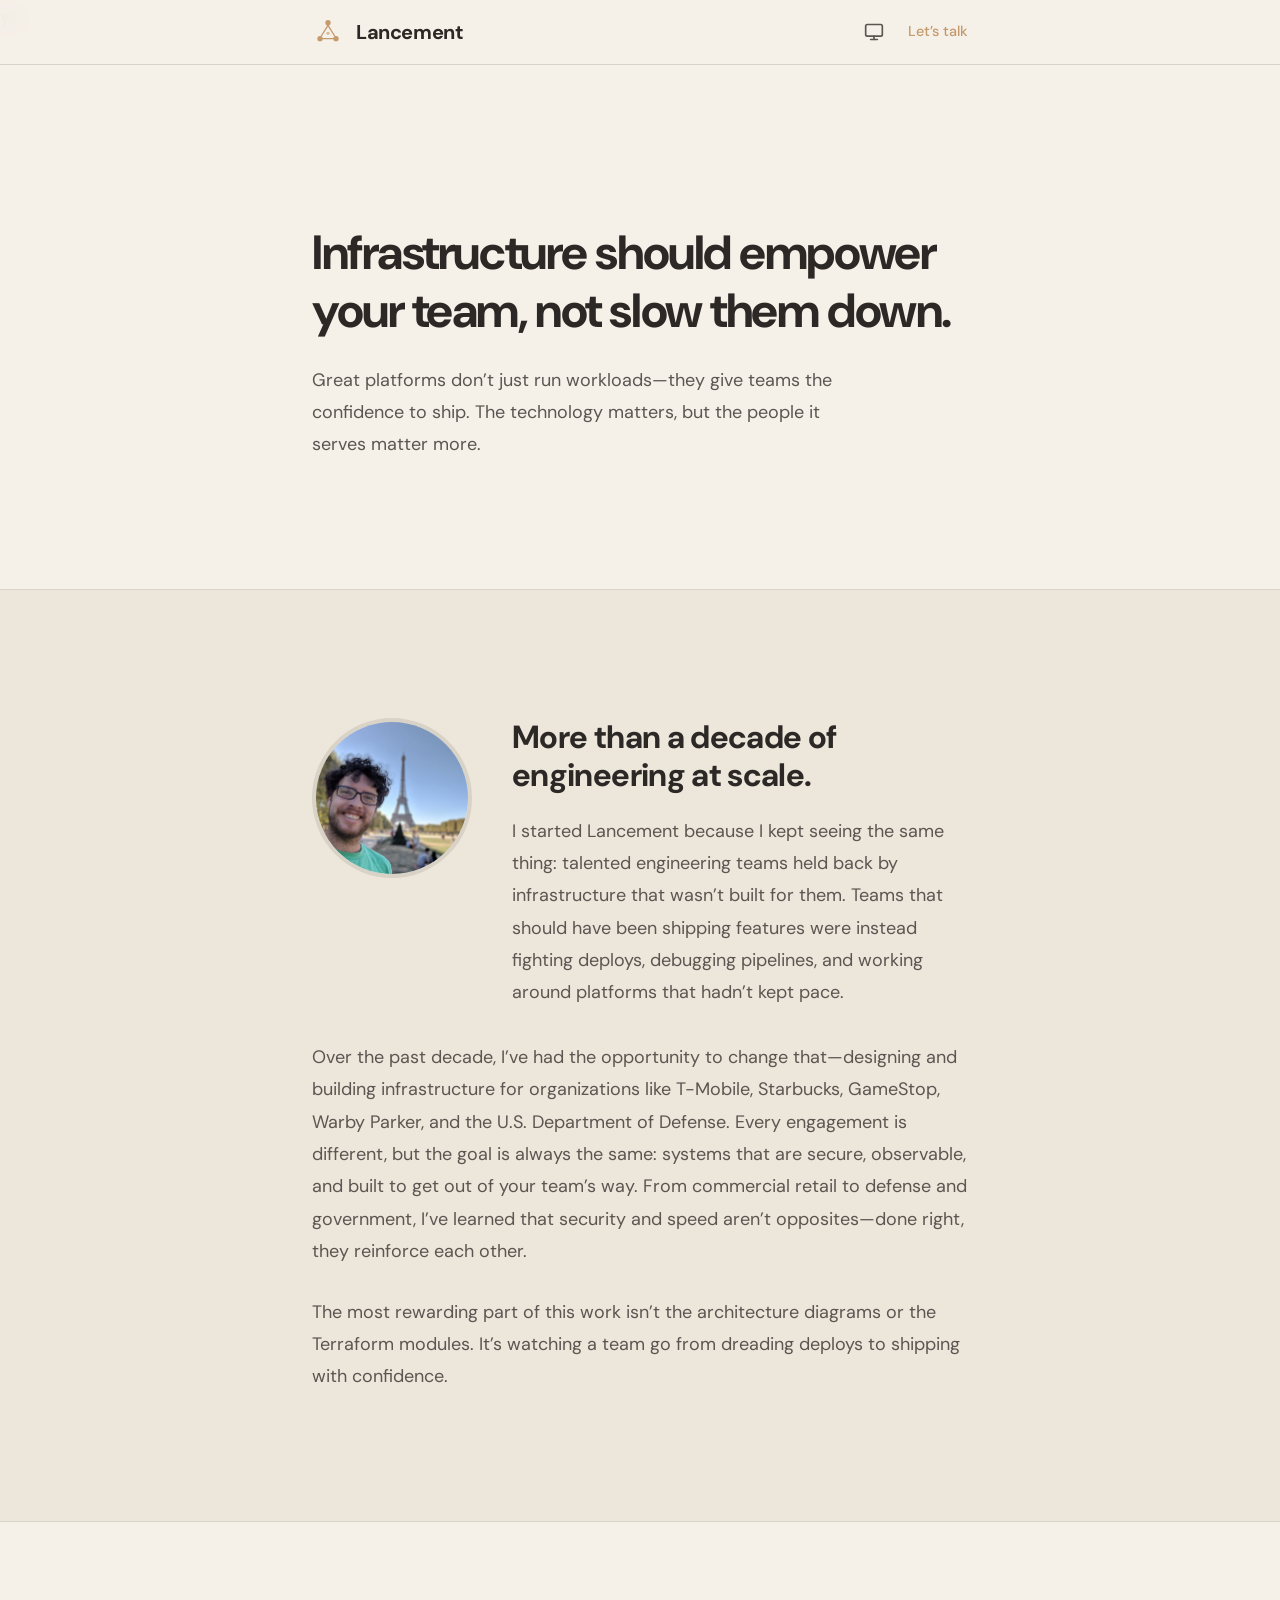
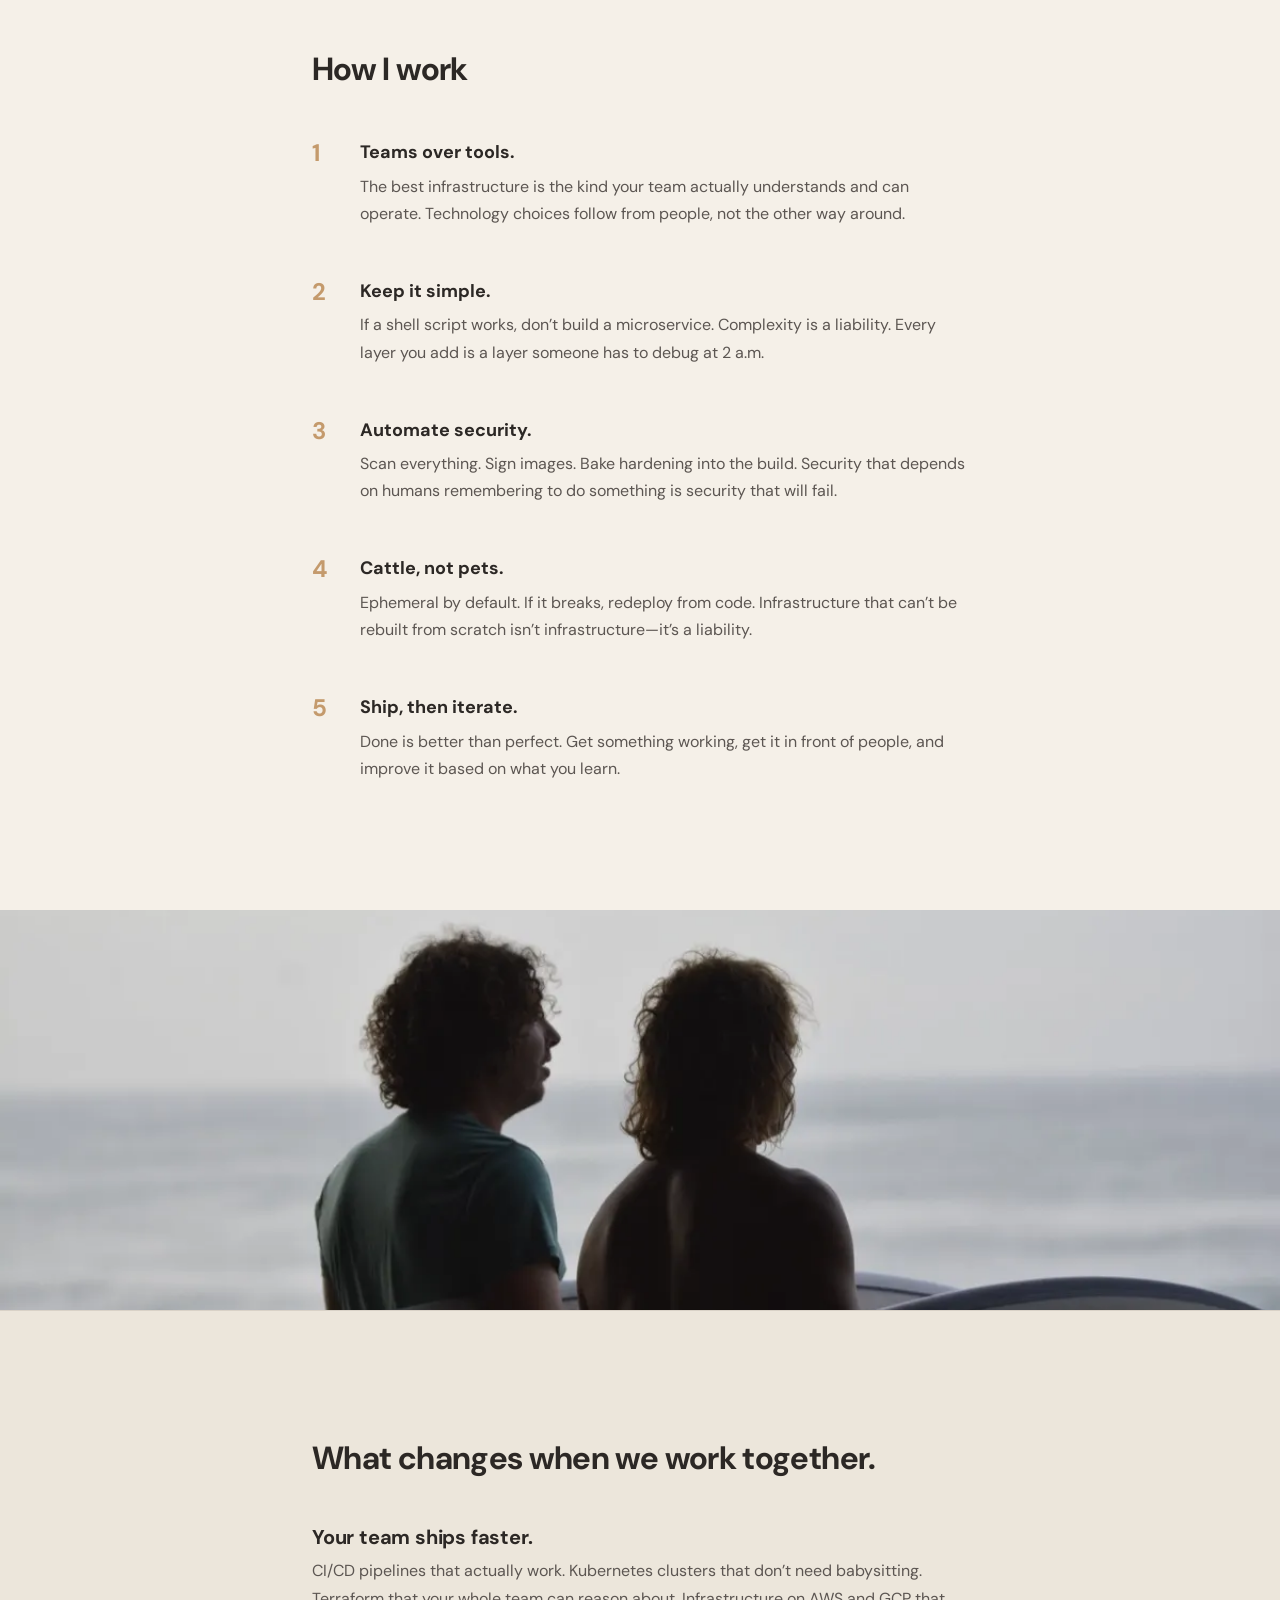
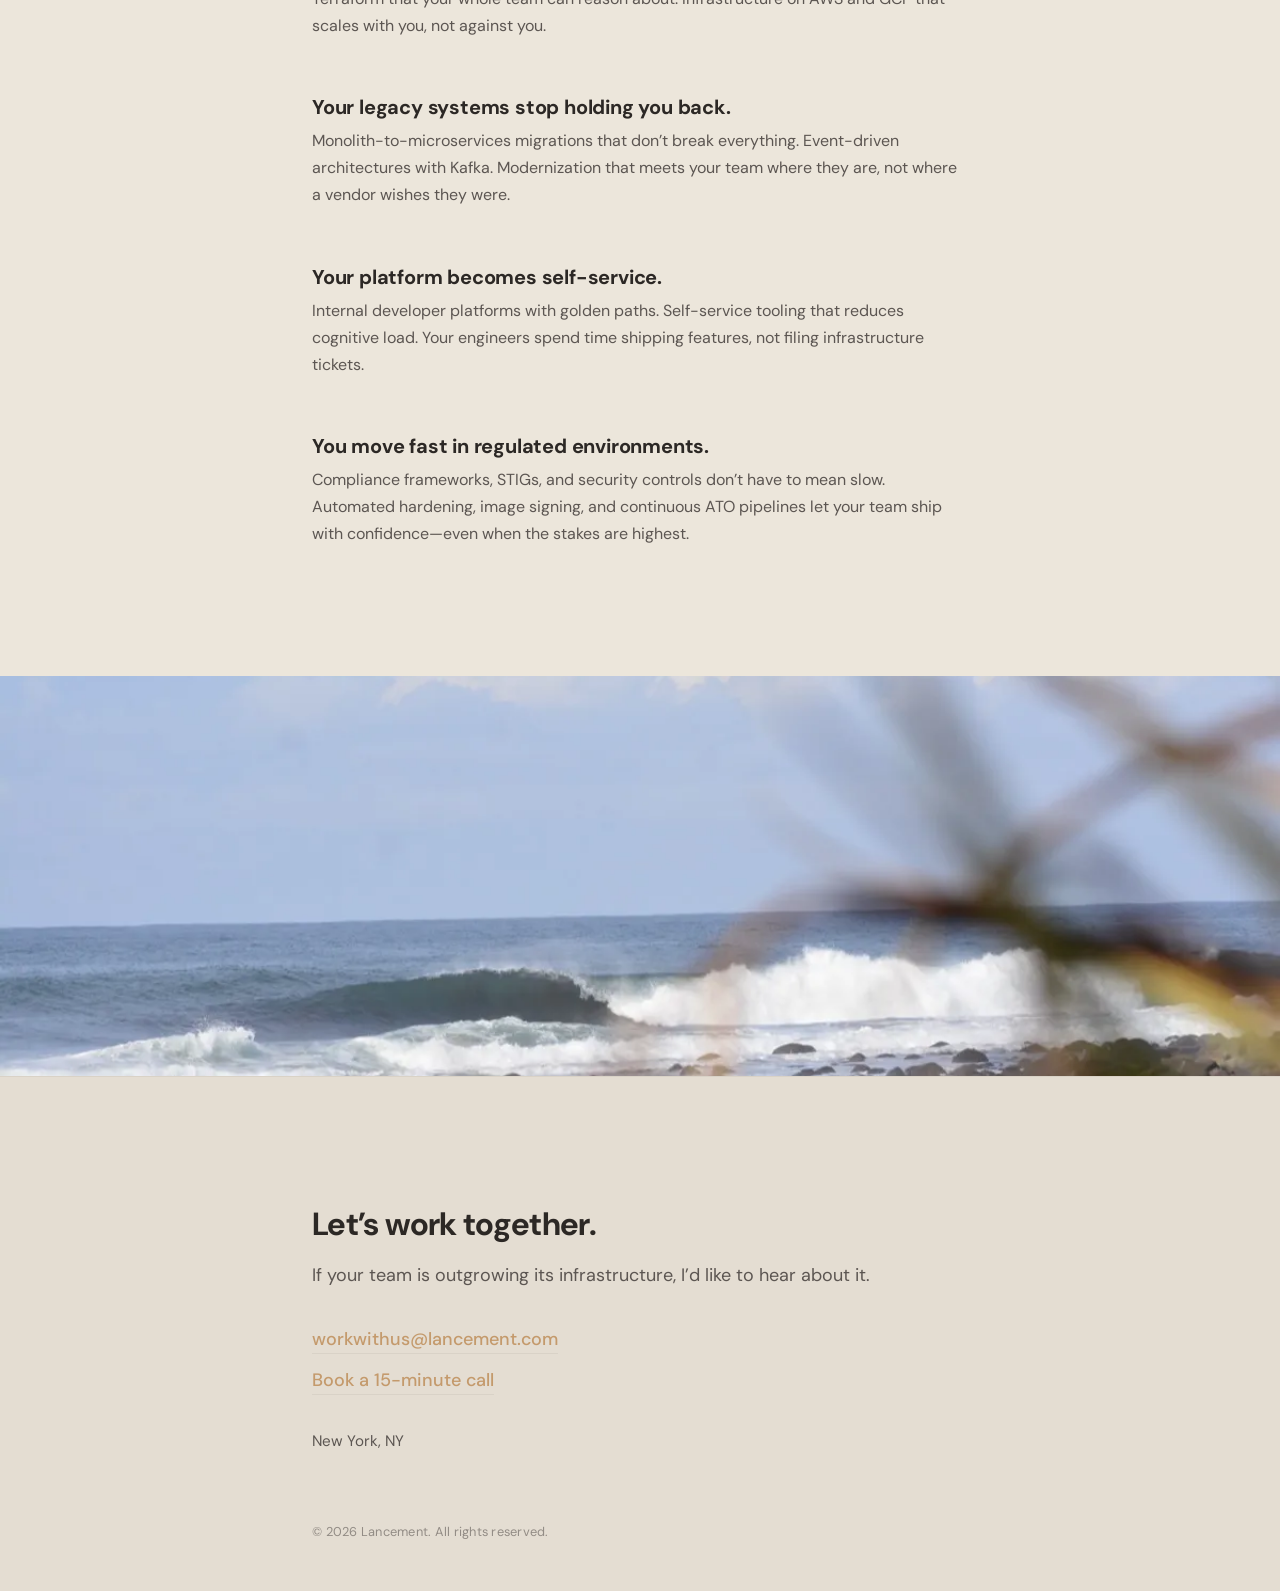
<file: index.html>
yo<!DOCTYPE html>
<html lang="en">
<head>
  <meta charset="UTF-8">
  <meta name="viewport" content="width=device-width, initial-scale=1.0">
  <title>Lancement | Platform Engineering for Teams That Ship</title>
  <meta name="description" content="Lancement helps engineering teams build infrastructure that empowers rather than slows down. Over a decade of platform engineering at scale.">
  <link rel="canonical" href="https://lancement.com/">
  <!-- Open Graph -->
  <meta property="og:type" content="website">
  <meta property="og:title" content="Lancement | Platform Engineering for Teams That Ship">
  <meta property="og:description" content="Lancement helps engineering teams build infrastructure that empowers rather than slows down. Over a decade of platform engineering at scale.">
  <meta property="og:url" content="https://lancement.com/">
  <meta property="og:site_name" content="Lancement">
  <meta property="og:image" content="https://lancement.com/images/og-image.png">
  <meta property="og:image:width" content="1200">
  <meta property="og:image:height" content="630">
  <!-- Twitter Card -->
  <meta name="twitter:card" content="summary_large_image">
  <meta name="twitter:title" content="Lancement | Platform Engineering for Teams That Ship">
  <meta name="twitter:description" content="Lancement helps engineering teams build infrastructure that empowers rather than slows down.">
  <meta name="twitter:image" content="https://lancement.com/images/og-image.png">
  <!-- Structured Data -->
  <script type="application/ld+json">
  {
    "@context": "https://schema.org",
    "@graph": [
      {
        "@type": "Organization",
        "name": "Lancement",
        "url": "https://lancement.com",
        "logo": "https://lancement.com/favicon.svg",
        "description": "Platform engineering consulting for teams that ship.",
        "contactPoint": {
          "@type": "ContactPoint",
          "contactType": "Sales",
          "email": "workwithus@lancement.com"
        },
        "address": {
          "@type": "PostalAddress",
          "addressLocality": "New York",
          "addressRegion": "NY",
          "addressCountry": "US"
        }
      },
      {
        "@type": "Person",
        "name": "Joachim Hill-Grannec",
        "jobTitle": "Founder",
        "image": "https://lancement.com/images/profile.webp",
        "url": "https://lancement.com",
        "worksFor": {
          "@type": "Organization",
          "name": "Lancement"
        }
      }
    ]
  }
  </script>
  <link rel="icon" href="favicon.svg" type="image/svg+xml">
  <link rel="preconnect" href="https://fonts.googleapis.com">
  <link rel="preconnect" href="https://fonts.gstatic.com" crossorigin>
  <link href="https://fonts.googleapis.com/css2?family=DM+Sans:wght@400;500;700&display=swap" rel="stylesheet">
  <link rel="stylesheet" href="css/style.css">
  <script>
    (function(){var t=localStorage.getItem('theme');if(t&&t!=='system'){document.documentElement.setAttribute('data-theme',t)}})();
  </script>
</head>
<body>

  <!-- Header -->
  <header class="site-header">
    <div class="container header-inner">
      <a href="#" class="logo" aria-label="Lancement home">
        <svg class="logo-icon" viewBox="0 0 48 48" fill="none" xmlns="http://www.w3.org/2000/svg" aria-hidden="true">
          <circle cx="24" cy="10" r="4" fill="currentColor"/>
          <circle cx="12" cy="34" r="4" fill="currentColor"/>
          <circle cx="36" cy="34" r="4" fill="currentColor"/>
          <line x1="24" y1="14" x2="14" y2="30" stroke="currentColor" stroke-width="2" stroke-linecap="round"/>
          <line x1="24" y1="14" x2="34" y2="30" stroke="currentColor" stroke-width="2" stroke-linecap="round"/>
          <line x1="16" y1="34" x2="32" y2="34" stroke="currentColor" stroke-width="2" stroke-linecap="round"/>
          <circle cx="24" cy="26" r="2.5" fill="currentColor" opacity="0.6"/>
        </svg>
        <span class="logo-text">Lancement</span>
      </a>
      <div class="nav-right">
        <button class="theme-toggle" aria-label="Toggle theme">
          <svg class="icon-sun" xmlns="http://www.w3.org/2000/svg" viewBox="0 0 24 24" fill="none" stroke="currentColor" stroke-width="2" stroke-linecap="round" stroke-linejoin="round"><circle cx="12" cy="12" r="5"/><line x1="12" y1="1" x2="12" y2="3"/><line x1="12" y1="21" x2="12" y2="23"/><line x1="4.22" y1="4.22" x2="5.64" y2="5.64"/><line x1="18.36" y1="18.36" x2="19.78" y2="19.78"/><line x1="1" y1="12" x2="3" y2="12"/><line x1="21" y1="12" x2="23" y2="12"/><line x1="4.22" y1="19.78" x2="5.64" y2="18.36"/><line x1="18.36" y1="5.64" x2="19.78" y2="4.22"/></svg>
          <svg class="icon-moon" xmlns="http://www.w3.org/2000/svg" viewBox="0 0 24 24" fill="none" stroke="currentColor" stroke-width="2" stroke-linecap="round" stroke-linejoin="round"><path d="M21 12.79A9 9 0 1 1 11.21 3 7 7 0 0 0 21 12.79z"/></svg>
          <svg class="icon-system" xmlns="http://www.w3.org/2000/svg" viewBox="0 0 24 24" fill="none" stroke="currentColor" stroke-width="2" stroke-linecap="round" stroke-linejoin="round"><rect x="2" y="3" width="20" height="14" rx="2" ry="2"/><line x1="8" y1="21" x2="16" y2="21"/><line x1="12" y1="17" x2="12" y2="21"/></svg>
        </button>
        <a href="#contact" class="nav-cta">Let&rsquo;s talk</a>
      </div>
    </div>
  </header>

  <!-- Opening Statement -->
  <section class="hero" id="hero">
    <div class="container">
      <h1 class="fade-in">Infrastructure should empower your team, not slow them down.</h1>
      <p class="hero-sub fade-in">Great platforms don&rsquo;t just run workloads&mdash;they give teams the confidence to ship. The technology matters, but the people it serves matter more.</p>
    </div>
  </section>

  <!-- About -->
  <section class="about" id="about">
    <div class="container">
      <div class="about-intro fade-in">
        <img src="images/profile.webp" alt="Joachim Hill-Grannec" class="about-photo" width="280" height="280">
        <div>
          <h2>More than a decade of engineering at scale.</h2>
          <p>I started Lancement because I kept seeing the same thing: talented engineering teams held back by infrastructure that wasn&rsquo;t built for them. Teams that should have been shipping features were instead fighting deploys, debugging pipelines, and working around platforms that hadn&rsquo;t kept pace.</p>
        </div>
      </div>
      <p class="fade-in">Over the past decade, I&rsquo;ve had the opportunity to change that&mdash;designing and building infrastructure for organizations like T-Mobile, Starbucks, GameStop, Warby Parker, and the U.S. Department of Defense. Every engagement is different, but the goal is always the same: systems that are secure, observable, and built to get out of your team&rsquo;s way. From commercial retail to defense and government, I&rsquo;ve learned that security and speed aren&rsquo;t opposites&mdash;done right, they reinforce each other.</p>
      <p class="fade-in">The most rewarding part of this work isn&rsquo;t the architecture diagrams or the Terraform modules. It&rsquo;s watching a team go from dreading deploys to shipping with confidence.</p>
    </div>
  </section>

  <!-- Principles -->
  <section class="principles" id="principles">
    <div class="container">
      <h2 class="fade-in">How I work</h2>
      <ol class="principles-list">
        <li class="fade-in">
          <span class="principle-number">1</span>
          <div>
            <strong>Teams over tools.</strong>
            <p>The best infrastructure is the kind your team actually understands and can operate. Technology choices follow from people, not the other way around.</p>
          </div>
        </li>
        <li class="fade-in">
          <span class="principle-number">2</span>
          <div>
            <strong>Keep it simple.</strong>
            <p>If a shell script works, don&rsquo;t build a microservice. Complexity is a liability. Every layer you add is a layer someone has to debug at 2 a.m.</p>
          </div>
        </li>
        <li class="fade-in">
          <span class="principle-number">3</span>
          <div>
            <strong>Automate security.</strong>
            <p>Scan everything. Sign images. Bake hardening into the build. Security that depends on humans remembering to do something is security that will fail.</p>
          </div>
        </li>
        <li class="fade-in">
          <span class="principle-number">4</span>
          <div>
            <strong>Cattle, not pets.</strong>
            <p>Ephemeral by default. If it breaks, redeploy from code. Infrastructure that can&rsquo;t be rebuilt from scratch isn&rsquo;t infrastructure&mdash;it&rsquo;s a liability.</p>
          </div>
        </li>
        <li class="fade-in">
          <span class="principle-number">5</span>
          <div>
            <strong>Ship, then iterate.</strong>
            <p>Done is better than perfect. Get something working, get it in front of people, and improve it based on what you learn.</p>
          </div>
        </li>
      </ol>
    </div>
  </section>

  <!-- Photo break -->
  <div class="photo-break fade-in">
    <img src="images/portfolio-2.webp" alt="Surfers watching the waves in Central America" loading="lazy">
  </div>

  <!-- Services -->
  <section class="services" id="services">
    <div class="container">
      <h2 class="fade-in">What changes when we work together.</h2>
      <div class="outcomes">
        <div class="outcome fade-in">
          <h3>Your team ships faster.</h3>
          <p>CI/CD pipelines that actually work. Kubernetes clusters that don&rsquo;t need babysitting. Terraform that your whole team can reason about. Infrastructure on AWS and GCP that scales with you, not against you.</p>
        </div>
        <div class="outcome fade-in">
          <h3>Your legacy systems stop holding you back.</h3>
          <p>Monolith-to-microservices migrations that don&rsquo;t break everything. Event-driven architectures with Kafka. Modernization that meets your team where they are, not where a vendor wishes they were.</p>
        </div>
        <div class="outcome fade-in">
          <h3>Your platform becomes self-service.</h3>
          <p>Internal developer platforms with golden paths. Self-service tooling that reduces cognitive load. Your engineers spend time shipping features, not filing infrastructure tickets.</p>
        </div>
        <div class="outcome fade-in">
          <h3>You move fast in regulated environments.</h3>
          <p>Compliance frameworks, STIGs, and security controls don&rsquo;t have to mean slow. Automated hardening, image signing, and continuous ATO pipelines let your team ship with confidence&mdash;even when the stakes are highest.</p>
        </div>
      </div>
    </div>
  </section>

  <!-- Photo break -->
  <div class="photo-break fade-in">
    <img src="images/portfolio-3.webp" alt="Waves breaking on the coast" loading="lazy">
  </div>

  <!-- Contact -->
  <footer class="site-footer" id="contact">
    <div class="container footer-content">
      <h2 class="fade-in">Let&rsquo;s work together.</h2>
      <p class="contact-intro fade-in">If your team is outgrowing its infrastructure, I&rsquo;d like to hear about it.</p>
      <div class="contact-links fade-in">
        <p class="contact-email"><a href="mailto:workwithus@lancement.com">workwithus@lancement.com</a></p>
        <p class="contact-calendar"><a href="https://cal.com/josmo/15min" target="_blank" rel="noopener">Book a 15-minute call</a></p>
      </div>
      <p class="contact-location fade-in">New York, NY</p>
      <p class="copyright">&copy; 2026 Lancement. All rights reserved.</p>
    </div>
  </footer>

  <script src="js/app.js"></script>
</body>
</html>
</file>
<file: css/style.css>
/* ===========================
   Lancement — The Practitioner's Letter
   =========================== */

:root {
  --color-bg: #f5f0e8;
  --color-bg-alt: #ece6db;
  --color-bg-deep: #e4ddd2;
  --color-text: #2c2825;
  --color-text-secondary: #5c5652;
  --color-accent: #c49a6c;
  --color-accent-hover: #a87d4f;
  --color-divider: #d9d2c7;
  --font-main: 'DM Sans', -apple-system, BlinkMacSystemFont, 'Segoe UI', sans-serif;
  --max-width: 720px;
}

/* Dark theme */
[data-theme="dark"] {
  --header-bg: rgba(26, 24, 22, 0.95);
  --color-bg: #1a1816;
  --color-bg-alt: #211f1c;
  --color-bg-deep: #151311;
  --color-text: #e8e2d9;
  --color-text-secondary: #9a9490;
  --color-accent: #d4a87a;
  --color-accent-hover: #e0b98e;
  --color-divider: #2e2a27;
}

@media (prefers-color-scheme: dark) {
  :root:not([data-theme="light"]) {
    --header-bg: rgba(26, 24, 22, 0.95);
    --color-bg: #1a1816;
    --color-bg-alt: #211f1c;
    --color-bg-deep: #151311;
    --color-text: #e8e2d9;
    --color-text-secondary: #9a9490;
    --color-accent: #d4a87a;
    --color-accent-hover: #e0b98e;
    --color-divider: #2e2a27;
  }
}

/* Reset */
*, *::before, *::after { box-sizing: border-box; margin: 0; padding: 0; }
html { scroll-behavior: smooth; }
body {
  font-family: var(--font-main);
  font-size: 1.125rem;
  line-height: 1.8;
  color: var(--color-text);
  background: var(--color-bg);
  -webkit-font-smoothing: antialiased;
  -moz-osx-font-smoothing: grayscale;
}
a { color: inherit; text-decoration: none; }
h1, h2, h3 {
  font-family: var(--font-main);
  line-height: 1.2;
  font-weight: 700;
}

/* Layout */
.container {
  max-width: var(--max-width);
  margin: 0 auto;
  padding: 0 2rem;
}

/* ===========================
   Header
   =========================== */
.site-header {
  position: fixed;
  top: 0;
  left: 0;
  right: 0;
  z-index: 100;
  background: var(--header-bg, rgba(245, 240, 232, 0.95));
  backdrop-filter: blur(8px);
  -webkit-backdrop-filter: blur(8px);
  border-bottom: 1px solid var(--color-divider);
}

.header-inner {
  display: flex;
  align-items: center;
  justify-content: space-between;
  height: 64px;
}

.logo {
  display: flex;
  align-items: center;
  gap: 0.75rem;
}

.logo-icon {
  width: 32px;
  height: 32px;
  color: var(--color-accent);
}

.logo-text {
  font-family: var(--font-main);
  font-size: 1.25rem;
  font-weight: 700;
  letter-spacing: -0.02em;
  color: var(--color-text);
}

.nav-cta {
  font-size: 0.9rem;
  font-weight: 500;
  color: var(--color-accent);
  transition: color 0.25s;
}

.nav-cta:hover {
  color: var(--color-accent-hover);
}

.nav-right {
  display: flex;
  align-items: center;
  gap: 1.25rem;
}

.theme-toggle {
  background: none;
  border: none;
  cursor: pointer;
  padding: 0.25rem;
  color: var(--color-text-secondary);
  transition: color 0.25s;
  display: flex;
  align-items: center;
}

.theme-toggle:hover {
  color: var(--color-accent);
}

.theme-toggle svg {
  width: 20px;
  height: 20px;
}

.theme-toggle .icon-moon,
.theme-toggle .icon-sun,
.theme-toggle .icon-system { display: none; }

[data-theme="dark"] .theme-toggle .icon-sun { display: block; }
[data-theme="light"] .theme-toggle .icon-moon { display: block; }
:root:not([data-theme]) .theme-toggle .icon-system { display: block; }

/* ===========================
   Hero / Opening Statement
   =========================== */
.hero {
  padding: 12rem 0 8rem;
  background: var(--color-bg);
}

.hero h1 {
  font-size: clamp(2rem, 5vw, 3rem);
  letter-spacing: -0.03em;
  margin-bottom: 1.5rem;
  max-width: 640px;
}

.hero-sub {
  font-size: 1.125rem;
  color: var(--color-text-secondary);
  max-width: 560px;
  line-height: 1.8;
}

/* ===========================
   About
   =========================== */
.about {
  padding: 8rem 0;
  background: var(--color-bg-alt);
  border-top: 1px solid var(--color-divider);
}

.about-intro {
  display: flex;
  gap: 2.5rem;
  align-items: flex-start;
  margin-bottom: 2rem;
}

.about-photo {
  width: 160px;
  height: 160px;
  border-radius: 50%;
  object-fit: cover;
  flex-shrink: 0;
  border: 4px solid var(--color-divider);
}

.about h2 {
  font-size: clamp(1.5rem, 3.5vw, 2rem);
  margin-bottom: 1.25rem;
  letter-spacing: -0.02em;
}

.about p {
  color: var(--color-text-secondary);
  margin-bottom: 1.75rem;
}

.about p:last-child {
  margin-bottom: 0;
}

/* ===========================
   Principles
   =========================== */
.principles {
  padding: 8rem 0;
  border-top: 1px solid var(--color-divider);
}

.principles h2 {
  font-size: clamp(1.5rem, 3.5vw, 2rem);
  margin-bottom: 3rem;
  letter-spacing: -0.02em;
}

.principles-list {
  list-style: none;
  display: flex;
  flex-direction: column;
  gap: 3rem;
}

.principles-list li {
  display: flex;
  gap: 1.5rem;
  align-items: flex-start;
}

.principle-number {
  font-size: 1.5rem;
  font-weight: 700;
  color: var(--color-accent);
  line-height: 1.4;
  flex-shrink: 0;
  min-width: 1.5rem;
}

.principles-list strong {
  display: block;
  font-size: 1.125rem;
  font-weight: 700;
  color: var(--color-text);
  margin-bottom: 0.25rem;
}

.principles-list p {
  color: var(--color-text-secondary);
  font-size: 1rem;
  line-height: 1.7;
}

/* ===========================
   Services / Outcomes
   =========================== */
.services {
  padding: 8rem 0;
  background: var(--color-bg-alt);
  border-top: 1px solid var(--color-divider);
}

.services h2 {
  font-size: clamp(1.5rem, 3.5vw, 2rem);
  margin-bottom: 3rem;
  letter-spacing: -0.02em;
}

.outcomes {
  display: flex;
  flex-direction: column;
  gap: 3.5rem;
}

.outcome h3 {
  font-size: 1.25rem;
  margin-bottom: 0.5rem;
  letter-spacing: -0.01em;
}

.outcome p {
  color: var(--color-text-secondary);
  font-size: 1rem;
  line-height: 1.7;
}

/* ===========================
   Footer / Contact
   =========================== */
.site-footer {
  padding: 8rem 0 3rem;
  background: var(--color-bg-deep);
  border-top: 1px solid var(--color-divider);
}

.footer-content h2 {
  font-size: clamp(1.5rem, 3.5vw, 2rem);
  margin-bottom: 1rem;
  letter-spacing: -0.02em;
}

.contact-intro {
  color: var(--color-text-secondary);
  margin-bottom: 2rem;
}

.contact-links {
  margin-bottom: 2rem;
}

.contact-email {
  margin-bottom: 0.5rem;
}

.contact-email a {
  font-size: 1.125rem;
  font-weight: 500;
  color: var(--color-accent);
  border-bottom: 1px solid var(--color-divider);
  padding-bottom: 2px;
  transition: border-color 0.25s;
}

.contact-email a:hover {
  border-color: var(--color-accent);
}

.contact-calendar a {
  font-size: 1.125rem;
  font-weight: 500;
  color: var(--color-accent);
  border-bottom: 1px solid var(--color-divider);
  padding-bottom: 2px;
  transition: border-color 0.25s;
}

.contact-calendar a:hover {
  border-color: var(--color-accent);
}

.contact-location {
  color: var(--color-text-secondary);
  font-size: 0.95rem;
  margin-bottom: 0;
}

.copyright {
  margin-top: 4rem;
  color: var(--color-text-secondary);
  font-size: 0.8rem;
  letter-spacing: 0.02em;
  opacity: 0.6;
}

/* ===========================
   Photo Breaks
   =========================== */
.photo-break {
  width: 100%;
  max-height: 400px;
  overflow: hidden;
}

.photo-break img {
  width: 100%;
  height: 400px;
  object-fit: cover;
  object-position: center 40%;
  display: block;
}

/* ===========================
   Animations
   =========================== */
.fade-in {
  opacity: 0;
  transform: translateY(16px);
  transition: opacity 0.6s ease, transform 0.6s ease;
}

.fade-in.visible {
  opacity: 1;
  transform: translateY(0);
}

/* Stagger siblings so content doesn't all appear at once */
.fade-in.visible:nth-child(2) { transition-delay: 0.12s; }
.fade-in.visible:nth-child(3) { transition-delay: 0.24s; }
.fade-in.visible:nth-child(4) { transition-delay: 0.36s; }
.fade-in.visible:nth-child(5) { transition-delay: 0.48s; }

/* ===========================
   Mobile (< 768px)
   =========================== */
@media (max-width: 768px) {
  .hero {
    padding: 8rem 0 4rem;
  }

  .about,
  .principles,
  .services {
    padding: 4rem 0;
  }

  .site-footer {
    padding: 4rem 0 2rem;
  }

  .about-intro {
    flex-direction: column;
    align-items: center;
    text-align: center;
    gap: 1.5rem;
  }

  .about-photo {
    width: 120px;
    height: 120px;
  }

  .about-intro p {
    text-align: left;
  }

  .principles-list {
    gap: 2rem;
  }

  .outcomes {
    gap: 2.5rem;
  }

  .photo-break img {
    height: 250px;
  }
}
</file>
